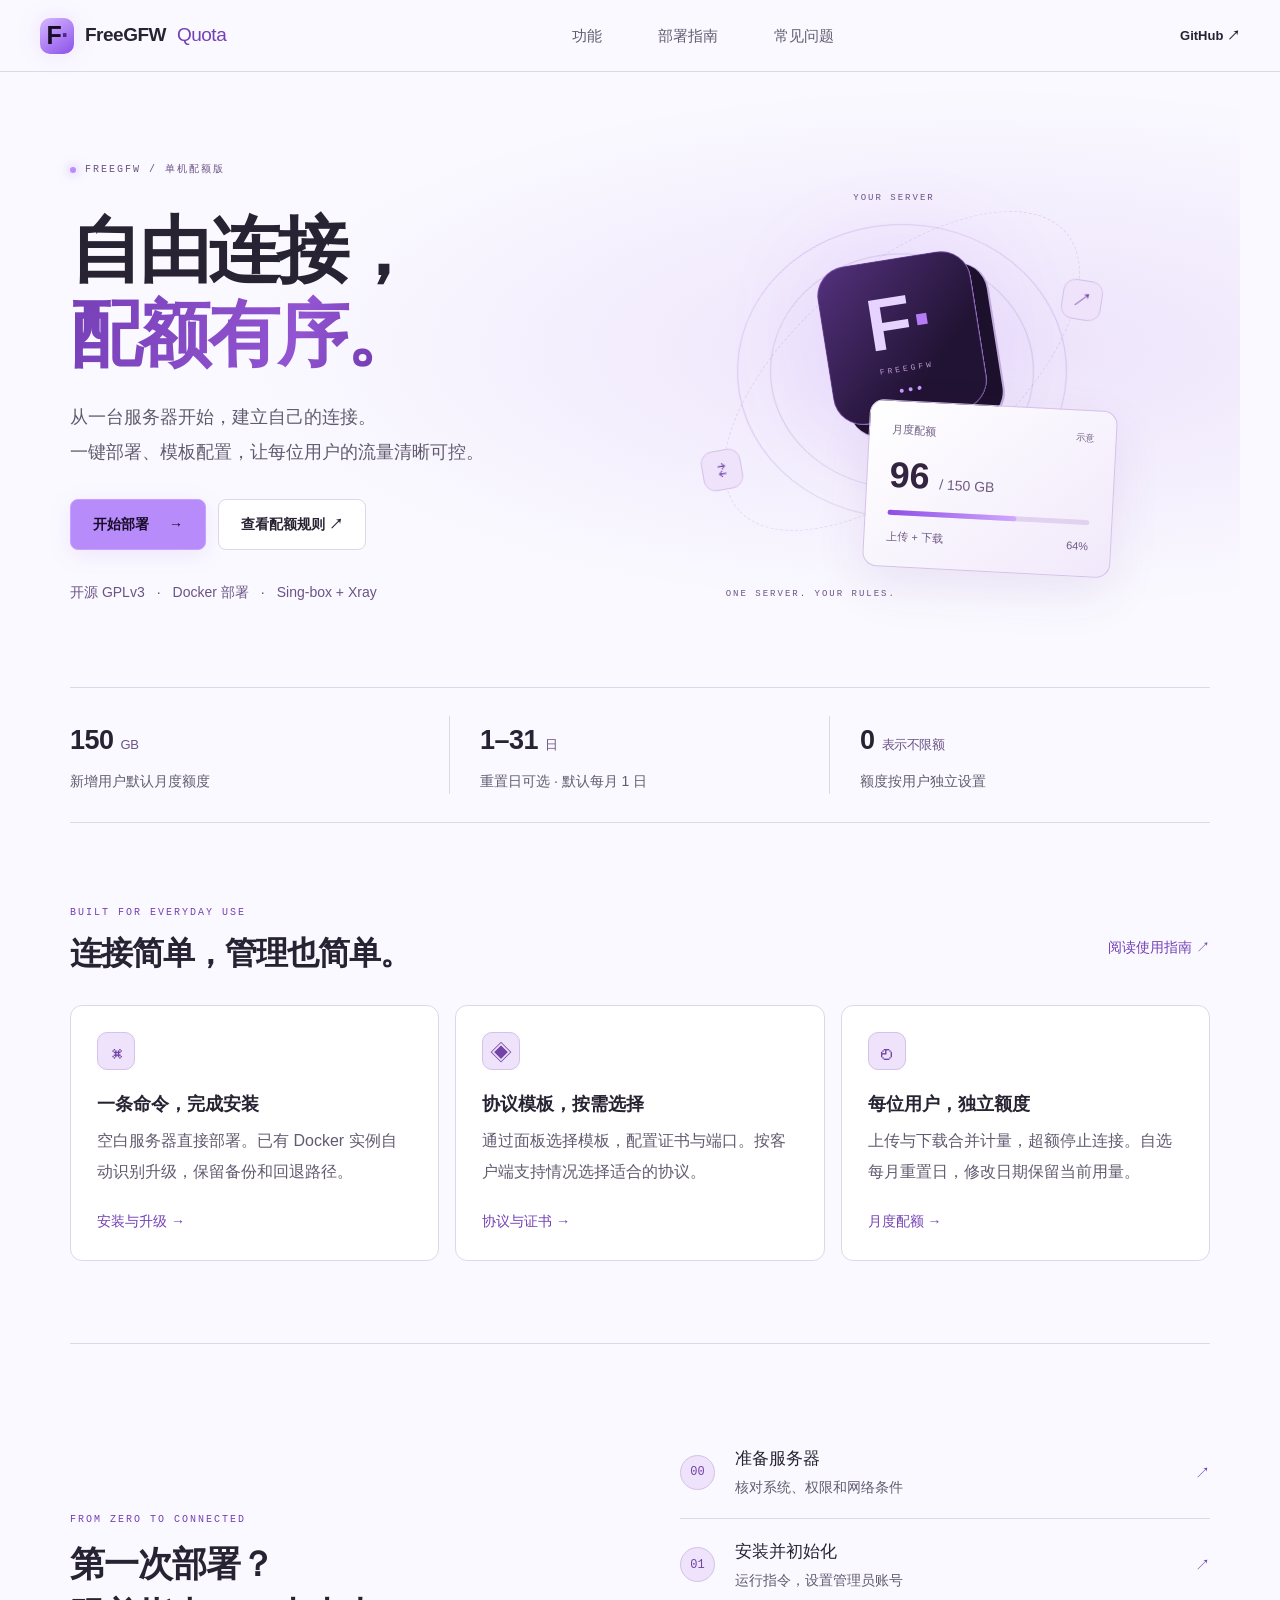
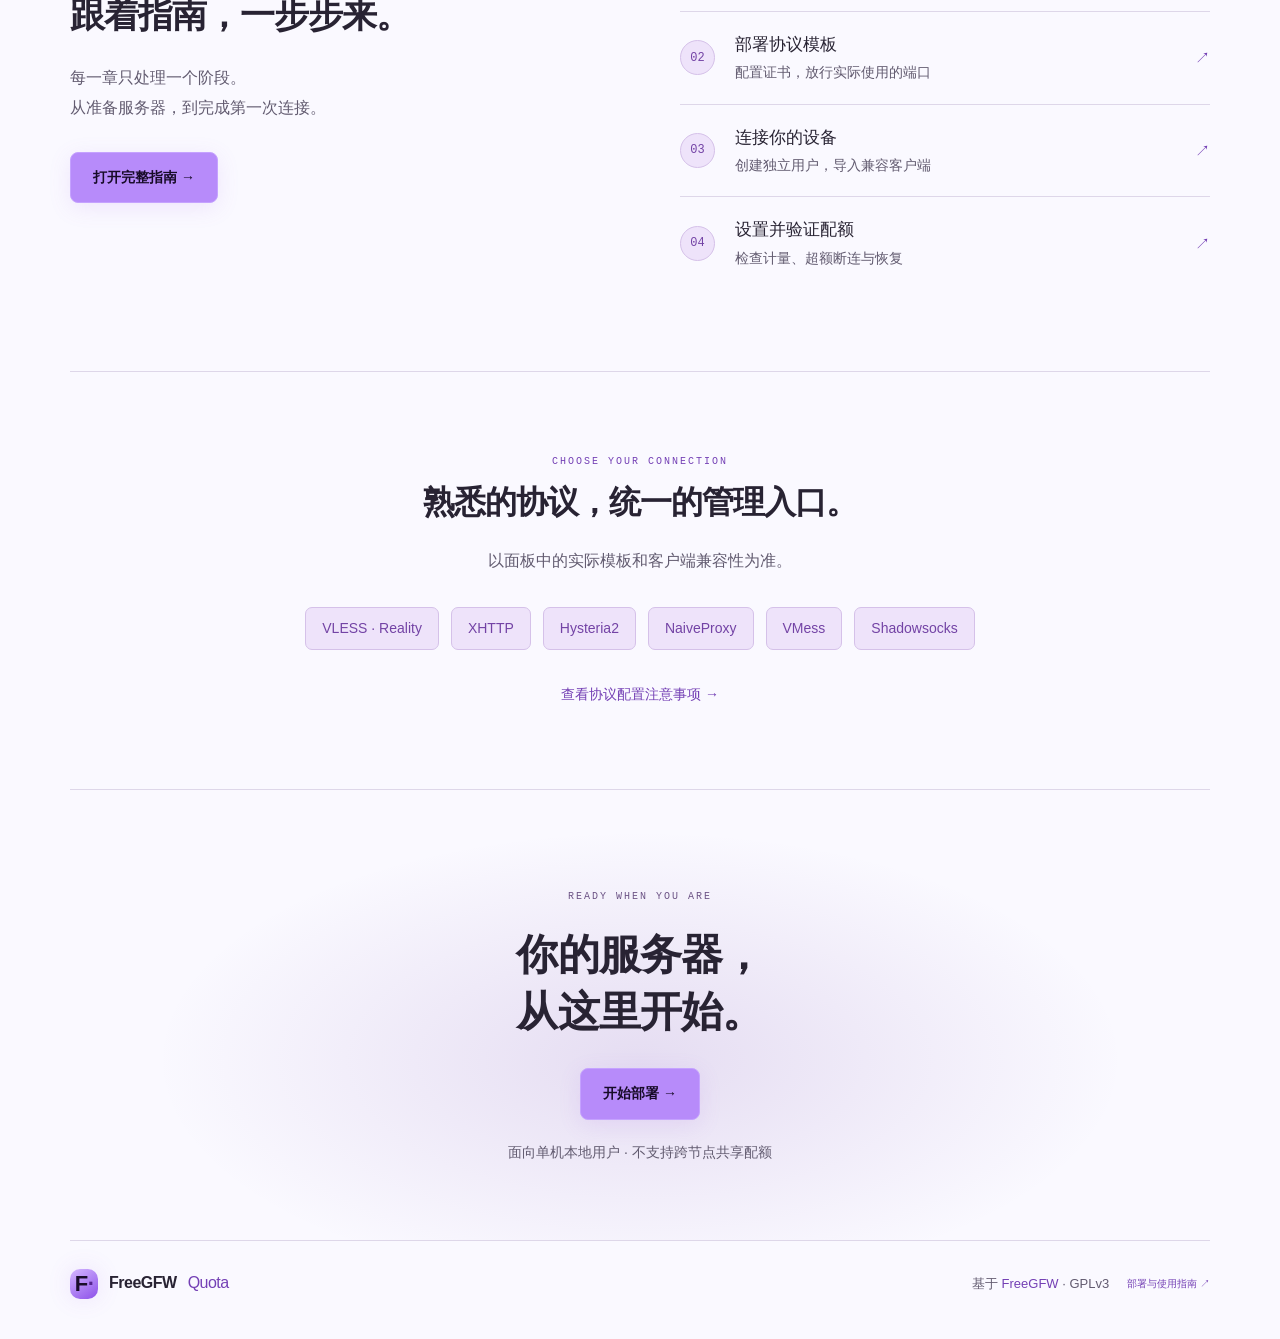
<file: docs/index.html>
<!doctype html>
<html lang="zh-CN" data-theme="light"><head><meta charset="utf-8"><meta name="viewport" content="width=device-width,initial-scale=1"><meta name="description" content="FreeGFW Quota 单机配额版：从一键安装到客户端连接，逐步完成部署与月度流量管理。"><meta name="theme-color" content="#faf9ff"><title>FreeGFW Quota · 自由连接，配额有序</title><link rel="icon" href="icon.svg"><link rel="stylesheet" href="style.css"><script src="home.js" defer></script></head>
<body class="landing"><a class="skip" href="#main">跳转到正文</a><header class="topbar"><a class="brand" href="index.html"><span class="brandmark">F<span>·</span></span>FreeGFW <b>Quota</b></a><nav class="home-nav" aria-label="主导航"><a href="#features">功能</a><a href="guide.html">部署指南</a><a href="guide.html#faq">常见问题</a></nav><a class="github-link" href="https://github.com/GYJ-gif/freegfw-quota">GitHub ↗</a></header>
<main id="main" class="home-main"><section class="cover"><div class="cover-grid" aria-hidden="true"></div><div class="cover-copy"><div class="release"><span></span> FREEGFW / 单机配额版</div><h1>自由连接，<br><em>配额有序。</em></h1><p>从一台服务器开始，建立自己的连接。<br>一键部署、模板配置，让每位用户的流量清晰可控。</p><div class="hero-actions"><a class="button primary" href="guide.html">开始部署 <span>→</span></a><a class="button secondary" href="guide.html#quota">查看配额规则 ↗</a></div><div class="cover-meta"><span>开源 GPLv3</span><i>·</i><span>Docker 部署</span><i>·</i><span>Sing-box + Xray</span></div></div>
<div class="cover-art" aria-label="单机用户配额示意，非实时数据"><div class="orbit orbit-one"></div><div class="orbit orbit-two"></div><div class="orbit-label label-top">YOUR SERVER</div><div class="server-cube"><span>F<span>·</span></span><small>FREEGFW</small><div class="server-lights"><i></i><i></i><i></i></div></div><div class="mini-card"><div class="mini-top"><span>月度配额</span><small>示意</small></div><div class="mini-value">96 <span>/ 150 GB</span></div><div class="mini-meter"><i></i></div><div class="mini-bottom"><span>上传 + 下载</span><span>64%</span></div></div><div class="node node-a">↗</div><div class="node node-b">⇄</div><div class="orbit-label label-bottom">ONE SERVER. YOUR RULES.</div></div></section>
<div class="home-stats"><div><b>150 <small>GB</small></b><span>新增用户默认月度额度</span></div><div><b>1–31 <small>日</small></b><span>重置日可选 · 默认每月 1 日</span></div><div><b>0 <small>表示不限额</small></b><span>额度按用户独立设置</span></div></div>
<section id="features" class="home-section"><div class="section-kicker">BUILT FOR EVERYDAY USE</div><div class="section-title"><h2>连接简单，管理也简单。</h2><a href="guide.html#clients">阅读使用指南 ↗</a></div><div class="feature-grid"><a href="guide.html#install"><span class="feature-icon">⌘</span><h3>一条命令，完成安装</h3><p>空白服务器直接部署。已有 Docker 实例自动识别升级，保留备份和回退路径。</p><span class="card-link">安装与升级 →</span></a><a href="guide.html#protocols"><span class="feature-icon">◈</span><h3>协议模板，按需选择</h3><p>通过面板选择模板，配置证书与端口。按客户端支持情况选择适合的协议。</p><span class="card-link">协议与证书 →</span></a><a href="guide.html#quota"><span class="feature-icon">◴</span><h3>每位用户，独立额度</h3><p>上传与下载合并计量，超额停止连接。自选每月重置日，修改日期保留当前用量。</p><span class="card-link">月度配额 →</span></a></div></section>
<section class="home-section journey"><div><div class="section-kicker">FROM ZERO TO CONNECTED</div><h2>第一次部署？<br>跟着指南，一步步来。</h2><p>每一章只处理一个阶段。<br>从准备服务器，到完成第一次连接。</p><a class="button primary" href="guide.html">打开完整指南 →</a></div><ol class="journey-list"><li><a href="guide.html"><span>00</span><div><b>准备服务器</b><small>核对系统、权限和网络条件</small></div><i>↗</i></a></li><li><a href="guide.html#install"><span>01</span><div><b>安装并初始化</b><small>运行指令，设置管理员账号</small></div><i>↗</i></a></li><li><a href="guide.html#protocols"><span>02</span><div><b>部署协议模板</b><small>配置证书，放行实际使用的端口</small></div><i>↗</i></a></li><li><a href="guide.html#clients"><span>03</span><div><b>连接你的设备</b><small>创建独立用户，导入兼容客户端</small></div><i>↗</i></a></li><li><a href="guide.html#quota"><span>04</span><div><b>设置并验证配额</b><small>检查计量、超额断连与恢复</small></div><i>↗</i></a></li></ol></section>
<section class="home-section protocol-band"><div class="section-kicker">CHOOSE YOUR CONNECTION</div><h2>熟悉的协议，统一的管理入口。</h2><p>以面板中的实际模板和客户端兼容性为准。</p><div class="protocol-chips"><span>VLESS · Reality</span><span>XHTTP</span><span>Hysteria2</span><span>NaiveProxy</span><span>VMess</span><span>Shadowsocks</span></div><a href="guide.html#protocols">查看协议配置注意事项 →</a></section>
<section class="final-cta"><span class="release">READY WHEN YOU ARE</span><h2>你的服务器，<br>从这里开始。</h2><a class="button primary" href="guide.html">开始部署 →</a><p>面向单机本地用户 · 不支持跨节点共享配额</p></section><footer><a class="brand" href="index.html"><span class="brandmark small">F<span>·</span></span>FreeGFW <b>Quota</b></a><p>基于 <a href="https://github.com/haradakashiwa/freegfw">FreeGFW</a> · GPLv3</p><a href="guide.html">部署与使用指南 ↗</a></footer></main></body></html>
</file>
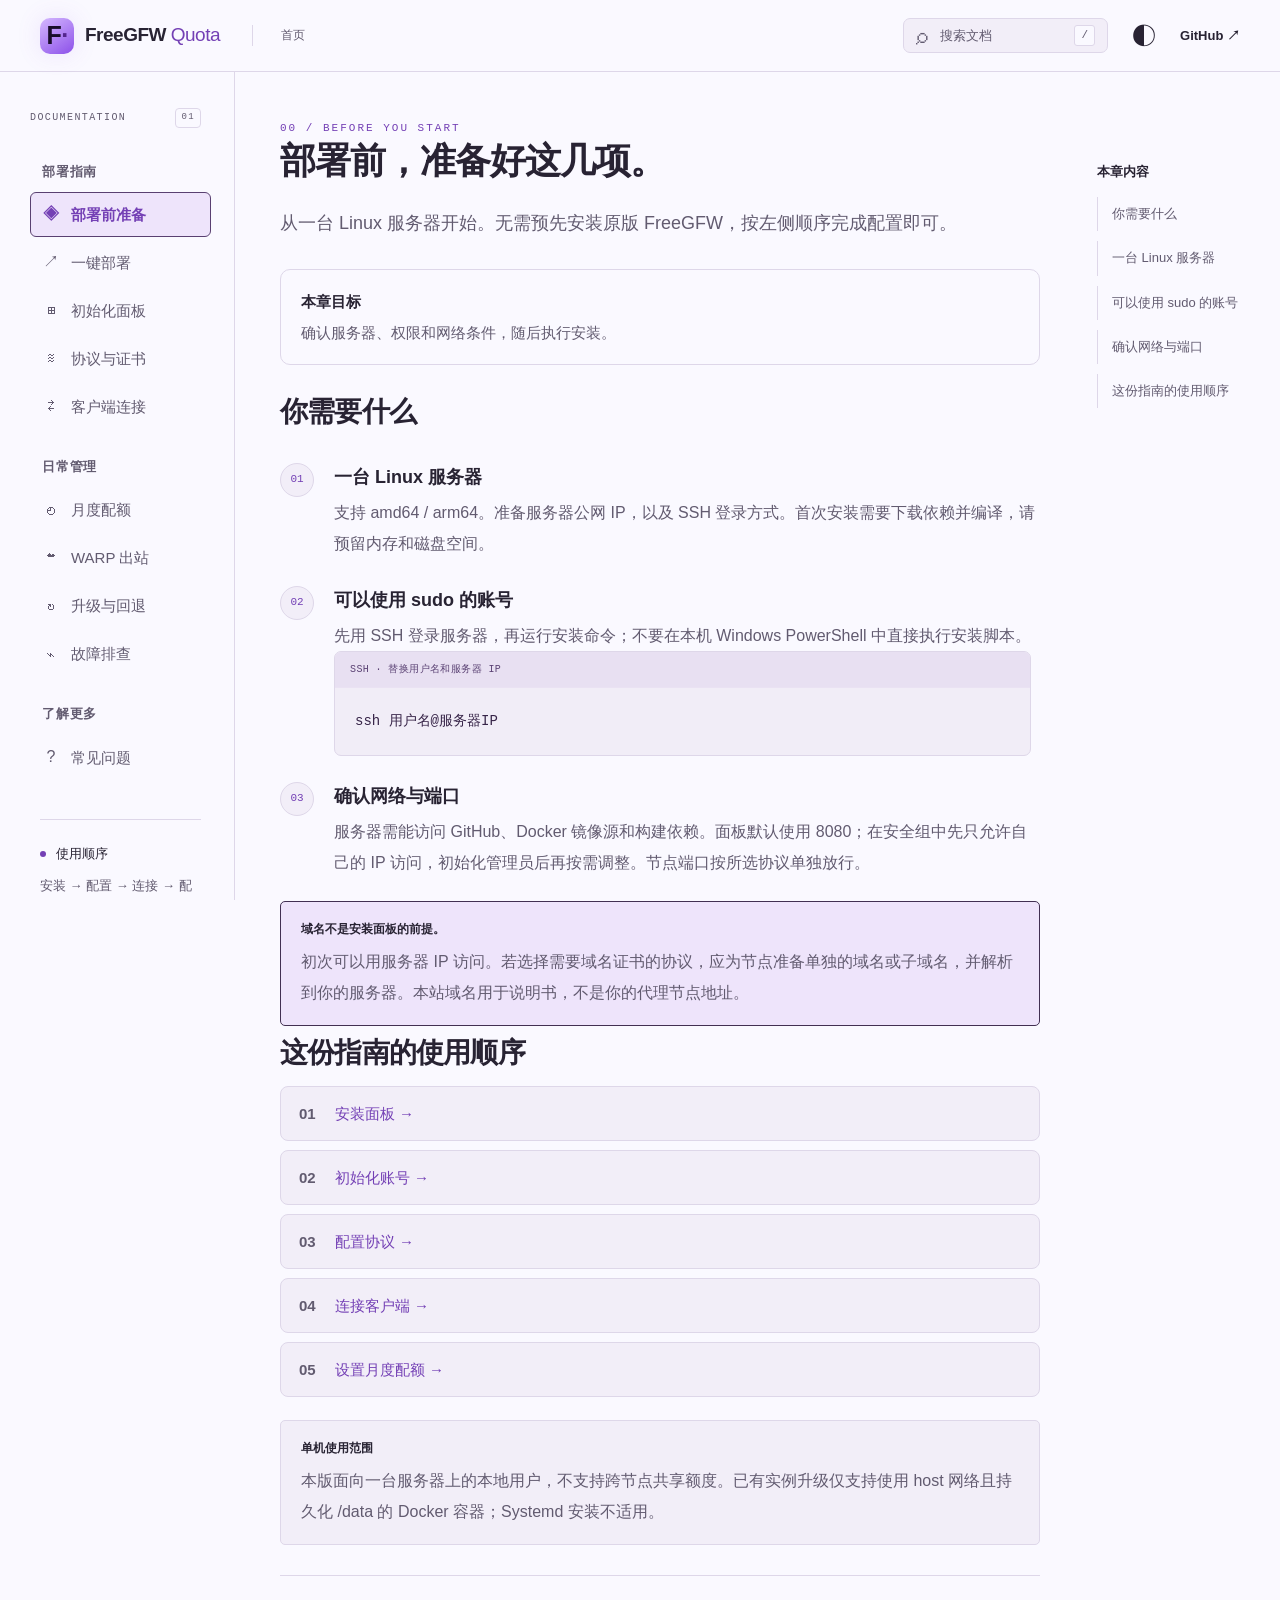
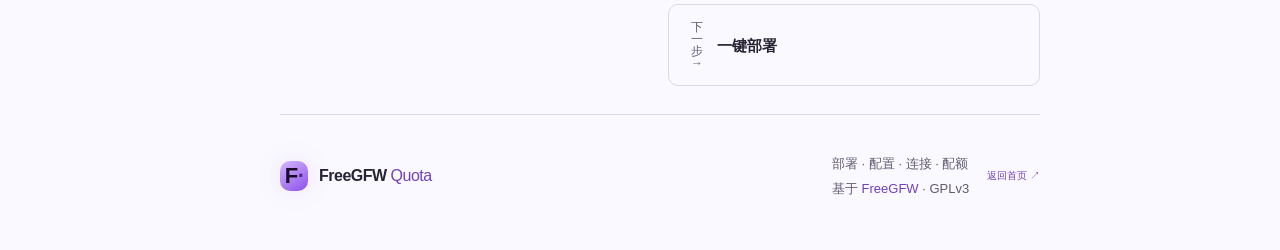
<file: docs/guide.html>
<!doctype html>
<html lang="zh-CN" data-theme="light">
<head>
  <meta charset="utf-8">
  <meta name="viewport" content="width=device-width,initial-scale=1">
  <meta name="description" content="FreeGFW 单机配额版中文使用指南：一键部署、月度流量配额、用户管理、备份回退与故障排查。">
  <meta name="theme-color" content="#faf9ff">
  <title>FreeGFW Quota · 单机配额版使用指南</title>
  <link rel="icon" href="icon.svg" type="image/svg+xml">
  <link rel="stylesheet" href="style.css">
  <script src="app.js" defer></script>
</head>
<body class="guide-page">
<a class="skip" href="#main">跳转到正文</a>
<header class="topbar">
  <a class="brand" href="index.html" aria-label="FreeGFW Quota 首页"><span class="brandmark">F<span>·</span></span><span>FreeGFW <b>Quota</b></span></a>
  <a class="header-label" href="index.html">首页</a>
  <div class="header-actions"><button id="search-open" class="search-button" type="button"><span>⌕</span> 搜索文档 <kbd>/</kbd></button><button id="theme-toggle" class="icon-button" type="button" aria-label="切换为深色模式">◐</button><a class="github-link" href="https://github.com/GYJ-gif/freegfw-quota">GitHub ↗</a><button id="menu-toggle" class="icon-button mobile-only" type="button" aria-label="打开目录" aria-expanded="false" aria-controls="sidebar">☰</button></div>
</header>
<div class="layout">
<aside id="sidebar" class="sidebar" aria-label="文档目录">
  <div class="sidebar-heading">DOCUMENTATION <span>01</span></div>
  <nav>
    <p>部署指南</p><a href="#overview" class="active"><span>◈</span> 部署前准备</a><a href="#install"><span>↗</span> 一键部署</a><a href="#setup"><span>⊞</span> 初始化面板</a>
    <a href="#protocols"><span>≋</span> 协议与证书</a><a href="#clients"><span>⇄</span> 客户端连接</a><p>日常管理</p><a href="#quota"><span>◴</span> 月度配额</a><a href="#warp"><span>☁</span> WARP 出站</a><a href="#upgrade"><span>↻</span> 升级与回退</a><a href="#troubleshooting"><span>⌁</span> 故障排查</a>
    <p>了解更多</p><a href="#faq"><span>?</span> 常见问题</a>
  </nav>
  <div class="sidebar-note"><span class="status-dot"></span> 使用顺序<p>安装 → 配置 → 连接 → 配额<br>首次使用先用测试用户验证</p></div>
</aside>
<main id="main">
  <section id="overview" class="doc-section" data-title="部署前准备">
<div class="section-kicker">00 / BEFORE YOU START</div><h1>部署前，准备好这几项。</h1><p class="section-lead">从一台 Linux 服务器开始。无需预先安装原版 FreeGFW，按左侧顺序完成配置即可。</p>
<div class="chapter-goal">本章目标 <span>确认服务器、权限和网络条件，随后执行安装。</span></div>
<h2>你需要什么</h2><ol class="steps"><li><span>01</span><div><h3>一台 Linux 服务器</h3><p>支持 amd64 / arm64。准备服务器公网 IP，以及 SSH 登录方式。首次安装需要下载依赖并编译，请预留内存和磁盘空间。</p></div></li><li><span>02</span><div><h3>可以使用 sudo 的账号</h3><p>先用 SSH 登录服务器，再运行安装命令；不要在本机 Windows PowerShell 中直接执行安装脚本。</p><div class="codebox"><div class="codebar"><span>SSH · 替换用户名和服务器 IP</span></div><pre><code>ssh 用户名@服务器IP</code></pre></div></div></li><li><span>03</span><div><h3>确认网络与端口</h3><p>服务器需能访问 GitHub、Docker 镜像源和构建依赖。面板默认使用 8080；在安全组中先只允许自己的 IP 访问，初始化管理员后再按需调整。节点端口按所选协议单独放行。</p></div></li></ol>
<div class="callout"><strong>域名不是安装面板的前提。</strong><p>初次可以用服务器 IP 访问。若选择需要域名证书的协议，应为节点准备单独的域名或子域名，并解析到你的服务器。本站域名用于说明书，不是你的代理节点地址。</p></div>
<h2>这份指南的使用顺序</h2><div class="route-cards"><a href="#install"><b>01</b> 安装面板 →</a><a href="#setup"><b>02</b> 初始化账号 →</a><a href="#protocols"><b>03</b> 配置协议 →</a><a href="#clients"><b>04</b> 连接客户端 →</a><a href="#quota"><b>05</b> 设置月度配额 →</a></div>
<div class="callout subtle"><strong>单机使用范围</strong><p>本版面向一台服务器上的本地用户，不支持跨节点共享额度。已有实例升级仅支持使用 host 网络且持久化 /data 的 Docker 容器；Systemd 安装不适用。</p></div></section>
  <section id="install" class="doc-section" data-title="一键部署">
    <div class="section-kicker">01 / GET STARTED</div><h2>一条指令，从这里开始。</h2><p class="section-lead">无需先安装原版。脚本会识别现有容器，自动选择全新安装或升级。</p>
    <div class="requirements"><span><i>✓</i> Linux 服务器</span><span><i>✓</i> sudo / root 权限</span><span><i>✓</i> amd64 / arm64</span><span><i>✓</i> 可访问 GitHub 与镜像源</span></div>
    <div class="install-panel">
      <div class="tabbar" role="tablist" aria-label="安装方式"><button type="button" role="tab" aria-selected="true" aria-controls="install-content" id="tab-fresh" data-mode="fresh">全新安装</button><button type="button" role="tab" aria-selected="false" aria-controls="install-content" id="tab-upgrade" data-mode="upgrade" tabindex="-1">已有实例升级</button></div>
      <div id="install-content" role="tabpanel" aria-labelledby="tab-fresh"><p id="install-description">空白服务器直接安装配额版；没有 Docker 时，自动使用 Docker 官方脚本安装。</p>
      <div class="port-row"><label for="panel-port">面板端口</label><input id="panel-port" type="number" min="1" max="65535" value="8080" inputmode="numeric" aria-describedby="port-note"><span id="port-note">默认 8080，可按需更改</span></div><p id="port-error" class="error" role="alert" hidden>请输入 1–65535 之间的整数端口。</p>
      <div class="codebox"><div class="codebar"><span><i></i> TERMINAL · SUDO</span><button type="button" data-copy="install-command">复制命令</button></div><pre><code id="install-command">curl -fSL https://raw.githubusercontent.com/GYJ-gif/freegfw-quota/main/install-quota.sh -o install-quota.sh &amp;&amp; sudo bash install-quota.sh</code></pre></div>
      <p class="version-note">在 Linux 服务器执行，sudo 会按需要求输入密码；root 用户也可去掉 sudo。已有实例升级时，请使用原面板端口。</p></div>
    </div>
    <div class="two-columns"><div><h3>运行前准备</h3><p>准备 <code>curl</code>、<code>tar</code>、<code>sha256sum</code>、<code>base64</code>、<code>mktemp</code> 和 <code>flock</code>。全新安装还需 <code>ss</code>，通常由 iproute2 / iproute 提供。</p><p>首次会在服务器本地构建镜像，请预留内存和磁盘空间，等待依赖下载与编译完成。</p></div><div><h3>脚本会做什么</h3><p>新装会创建持久化数据卷。升级会先构建镜像，再短暂停机、备份数据并切换容器，原容器与原数据卷保留。</p><p>脚本不会修改 SSH 或防火墙。请自行在云安全组和服务器防火墙放行面板端口，以及实际使用的节点端口。</p></div></div>
    <details><summary>想先检查脚本，再决定运行？</summary><p>先用上方命令中 <code>&amp;&amp;</code> 之前的部分下载脚本，然后执行：</p><div class="codebox compact"><div class="codebar"><span>只检查，不部署</span><button type="button" data-copy="verify-command">复制</button></div><pre><code id="verify-command">bash install-quota.sh --help
bash install-quota.sh --verify-bundle</code></pre></div><p><code>--verify-bundle</code> 只解码并校验内嵌源码，不部署服务。</p></details>
  </section>

<section id="setup" class="doc-section" data-title="初始化面板"><div class="section-kicker">02 / INITIAL SETUP</div><h2>打开面板，先设置管理员。</h2><p class="section-lead">看到安装成功提示后，完成账号初始化，再进入节点配置。</p><ol class="steps"><li><span>01</span><div><h3>访问服务器面板</h3><p>浏览器打开 <code id="panel-address">http://服务器IP:8080</code>，将服务器 IP 替换为真实公网 IP。使用自定义端口时，以安装时填写的端口为准。</p></div></li><li><span>02</span><div><h3>保存管理员账号与密码</h3><p>在“系统设置 → 基本设置”填写用户名和密码并保存。首次初始化前面板没有登录保护，请立即完成这一步。</p></div></li><li><span>03</span><div><h3>确认登录后继续</h3><p>刷新页面，确认需要账号密码才能进入。已有实例升级继续使用原账号，无需重新初始化。</p></div></li></ol><div class="callout"><strong>还不能连接？这是正常的。</strong><p>此时仅完成面板安装，下一步还需要部署协议模板、创建用户并导入客户端。</p></div></section>
  <section id="protocols" class="doc-section" data-title="协议模板与证书">
    <div class="section-kicker">03 / PROTOCOLS</div><h2>选择协议，配置证书和端口。</h2><p class="section-lead">面板基于 Sing-box 与 Xray，提供协议模板。先确认客户端支持所选协议，再完成部署。</p>
    <div class="table-wrap"><table><thead><tr><th>模板</th><th>配置时关注什么</th></tr></thead><tbody>
    <tr><th>VLESS + TCP + Reality + Vision</th><td>按模板核对 Reality 参数，客户端需支持 Reality / Vision；启用后验证计量和超额断连。</td></tr>
    <tr><th>VLESS + XHTTP + Reality</th><td>客户端需同时支持 XHTTP 与 Reality，导入后核对传输配置。</td></tr>
    <tr><th>VLESS + TCP + XTLS</th><td>准备模板要求的 TLS 证书，核对服务器名称与客户端兼容性。</td></tr>
    <tr><th>Hysteria2</th><td>核对证书，并在安全组与防火墙放行节点使用的 UDP 端口。</td></tr>
    <tr><th>NaiveProxy</th><td>核对 TLS 证书，使用支持 NaiveProxy 的客户端导入配置。</td></tr>
    <tr><th>VMess + AEAD + TCP + TLS<br>VMess + AEAD + WS + TLS</th><td>配置 TLS 证书；使用 WebSocket 时同时核对路径等传输参数。</td></tr>
    <tr><th>VMess + AEAD + TCP</th><td>不含 TLS 层，不能将它视作与 TLS 模板具有相同保护；按实际用途选择。</td></tr>
    <tr><th>Shadowsocks (AES-256-GCM)</th><td>客户端需支持对应加密方式，保持服务器与客户端参数一致。</td></tr>
    </tbody></table></div>
    <h3>证书怎么配置</h3><ol class="instruction-list"><li>在首次部署引导或面板的“配置 SSL”入口打开证书设置。</li><li>按页面填写申请信息；若使用域名，先确认解析正确且服务器能够完成证书验证。</li><li>等待申请完成和服务重启。面板启用证书后，改用 HTTPS 地址访问。</li><li>使用 TLS 协议前确认已具备有效证书；面板端口与节点端口分别放行。</li></ol>
    <p>如需自行调整参数，可通过自定义配置入口编辑模板；不熟悉配置时，先用内置模板完成一次连接。实际可选模板以面板显示为准。</p>
  </section>
  <section id="clients" class="doc-section" data-title="用户管理与客户端连接">
    <div class="section-kicker">04 / CLIENTS</div><h2>添加用户，把连接导入设备。</h2>
    <ol class="steps"><li><span>01</span><div><h3>为使用者创建独立用户</h3><p>打开“本地用户管理 → 添加用户”，填写方便识别的用户名。建议每位使用者单独创建用户，避免共用身份导致用量混在一起。</p></div></li><li><span>02</span><div><h3>设置限速与月度额度</h3><p>按需设置限速（Mbps）与月度配额（GB）。限速的 0 表示不限速，配额的 0 表示不限额，两者分别控制速度与总用量。</p></div></li><li><span>03</span><div><h3>打开“连接码”并导入</h3><p>在用户操作中打开“连接码”，用兼容客户端扫描二维码，或复制连接 / 订阅链接导入。手机、电脑和平板都需要使用支持所选协议的客户端。</p></div></li><li><span>04</span><div><h3>选择节点并测试</h3><p>在客户端选中导入的节点并连接，检查网页访问、上传和下载，再回到面板查看用量。节点参数改变后，按客户端方式更新订阅或重新导入。</p></div></li></ol>
    <div class="callout"><strong>连接码与订阅链接就是用户的连接凭据。</strong><p>只分享给对应使用者，不要公开发布。删除用户前确认已不再需要其访问权限。</p></div>
  </section>
  <section id="warp" class="doc-section" data-title="Cloudflare WARP 出站">
    <div class="section-kicker">06 / OUTBOUND</div><h2>按需启用 WARP 出站。</h2><p class="section-lead">WARP 是服务器的可选出站隧道，不替代用户连接服务器所用的协议。</p>
    <ol class="instruction-list"><li>进入“系统设置 → 基本设置”。</li><li>勾选“启用 Cloudflare WARP 出站隧道”，点击“保存”。</li><li>等待配置重载，重新连接客户端并检查网络是否可用。</li><li>如果开启后无法访问，取消勾选并保存，恢复原出站后再检查服务器网络。</li></ol>
    <p>启用后，经过 WARP 的流量使用其出口。是否能访问某个网站或服务取决于出口与目标服务策略，不保证解除地区或账号限制。</p>
  </section>

  <section id="quota" class="doc-section" data-title="月度配额">
    <div class="section-kicker">05 / QUOTA RULES</div><h2>每一份流量，都有清楚的规则。</h2><p class="section-lead">按用户独立设置，上传与下载相加。累计历史流量和当期配额用量是不同指标。</p>
    <div class="table-wrap"><table><thead><tr><th scope="col">规则</th><th scope="col">具体行为</th></tr></thead><tbody><tr><th scope="row">默认额度</th><td>新增用户默认 150 GB / 月，可在用户行修改；0 表示不限额。</td></tr><tr><th scope="row">旧用户迁移</th><td>首次升级时，未设置过配额的旧用户默认不限额；已有额度和当期用量保留。</td></tr><tr><th scope="row">计量方式</th><td>上传 + 下载；1 GB = 1,000,000,000 字节。</td></tr><tr><th scope="row">重置时间</th><td>默认每月 1 日北京时间 00:00；可选 1–31 日，没有该日期的月份按月末执行。</td></tr><tr><th scope="row">达到额度</th><td>断开连接并拒绝新连接；下个周期自动恢复，也可提高额度后恢复。</td></tr><tr><th scope="row">数据保存</th><td>正常退出保存用量；强杀或断电可能丢失最后约一秒用量，并发数据可能造成少量超额。</td></tr></tbody></table></div>
    <div class="callout"><strong>设置重置日</strong><p>进入“系统设置 → 基本设置 → 月度配额重置日”，选择 1–31 日并保存。所有本地用户使用同一重置日。修改日期保留当前用量，下次按新日期重置；旧版升级默认设为 1 日，保留原周期内用量。</p></div>
    <h3>正式使用前，验证一次完整流程</h3><ol class="instruction-list"><li>创建独立测试用户，设置较小额度，然后用该用户上传和下载，检查当期用量是否增长。</li><li>达到额度后，确认现有连接中断且无法建立新连接。</li><li>提高额度，再次连接，确认可以恢复；最后设置正式额度。</li></ol><div class="callout subtle"><strong>Vision 计量的取舍</strong><p>配额版关闭可能绕过计量的原始套接字快速复制路径，这可能增加 CPU 使用。真实 Reality + Vision 场景的端到端测试仍待完成，请以本机验收结果为准。</p></div>
  </section>

  <section id="upgrade" class="doc-section" data-title="升级与回退">
    <div class="section-kicker">07 / DATA & RECOVERY</div><h2>升级有备份，回退有路径。</h2><p class="section-lead">适用于已有 Docker 实例。升级前先确认旧服务正常，并保留脚本输出的备份路径。</p>
    <div class="flow" aria-label="升级流程"><div><b>01</b><strong>构建新版</strong><span>旧服务继续运行</span></div><span class="flow-arrow">→</span><div><b>02</b><strong>停机并备份</strong><span>复制 /data</span></div><span class="flow-arrow">→</span><div><b>03</b><strong>新数据卷启动</strong><span>保留原容器与数据</span></div></div>
    <h3>升级条件</h3><p>现有容器需命名为 <code>freegfw</code>，处于运行状态，使用 <code>host</code> 网络，并有 <code>/data</code> 持久化挂载。旧面板需完成账号设置并返回登录认证要求。</p>
    <h3>恢复到升级前</h3><p>备份位于 <code>/opt/freegfw-quota/backups/</code>。升级成功后会输出具体的 <code>rollback.sh</code> 路径；使用该完整路径执行，不要直接复制占位符。</p><div class="codebox compact"><div class="codebar"><span>示例 · 请替换为实际备份目录</span></div><pre><code>sudo bash /opt/freegfw-quota/backups/实际备份目录/rollback.sh</code></pre></div>
    <p>升级失败时脚本会尝试自动恢复旧容器。回退恢复的是升级前的数据，升级后新增用户、配置变动与流量统计不会自动合并回旧版。</p><div class="callout"><strong>后续更新请使用配额版脚本。</strong><p>不要使用原版 FreeGFW 安装脚本更新这个修改版。全新安装失败时保留容器和数据卷供排查，不适用“恢复旧版”流程。</p></div>
  </section>

  <section id="troubleshooting" class="doc-section" data-title="故障排查">
    <div class="section-kicker">08 / TROUBLESHOOTING</div><h2>遇到问题，先从这里查。</h2><p class="section-lead">先确定是构建、面板访问还是节点连接的问题，再做对应处理。</p>
    <details><summary>面板打不开</summary><p>确认安装输出成功、容器正在运行，访问端口与设置一致。检查云安全组及本机防火墙；服务器本地能访问，不代表公网已放行。新装默认使用 HTTP。</p><div class="codebox compact"><div class="codebar"><span>只读检查</span><button type="button" data-copy="diagnose-command">复制</button></div><pre><code id="diagnose-command">sudo docker ps -a --filter name=freegfw
sudo docker logs --tail 100 freegfw</code></pre></div><p>日志可能包含服务器信息，公开提交问题前请隐藏密码、订阅链接与私钥。</p></details>
    <details><summary>提示面板端口已占用</summary><p>回到上方“一键部署”，选择未被使用的端口后重新复制命令；同时调整安全组和访问地址。不要为了释放端口直接删除不明服务。</p></details>
    <details><summary>提示 Docker 不可用或缺少工具</summary><p>已安装的 Docker 不会被重装，请先确认其服务已启动。缺少其他工具时，根据报错使用对应 Linux 发行版的包管理器安装；<code>ss</code> 通常包含在 iproute2 / iproute 中。</p></details>
    <details><summary>镜像构建很慢或失败</summary><p>首次会下载 Go 依赖和基础镜像，耗时取决于服务器网络与资源。检查输出中的下载错误、磁盘空间或内存不足。旧实例的升级在构建成功前不会停机。</p></details>
    <details><summary>重复运行提示旧面板未返回 401</summary><p>如果是刚安装的空白面板，请先在页面设置管理员账号和密码。已初始化时，核对面板端口；自定义端口需通过 <code>FREEGFW_PANEL_PORT</code> 传入。</p></details>
    <details><summary>连接正常，但流量统计或断连不符合预期</summary><p>确认运行的是配额版，并查看当期配额用量，而不是累计上传 / 下载。使用独立用户重新测试上传、下载和超额恢复。计量修复不会补算此前漏记的用量；真实 Reality + Vision 组合仍需实机验证。</p></details>
  </section>

  <section id="faq" class="doc-section" data-title="常见问题">
    <div class="section-kicker">09 / FAQ</div><h2>你可能还想知道。</h2>
    <details><summary>必须先安装原版 FreeGFW 吗？</summary><p>不需要。上方命令可直接安装配额版；检测到已有 freegfw 容器时自动进入升级流程。</p></details>
    <details><summary>需要购买域名吗？</summary><p>面板可先通过服务器 IP 和端口访问。节点是否需要域名取决于协议和证书配置：使用域名申请证书时，先把域名解析到服务器；Reality 与普通 TLS 的配置要求不同，请按所选模板填写。</p></details>
    <details><summary>能在 Windows 上直接运行安装命令吗？</summary><p>不能直接在 Windows PowerShell 里运行。请通过 SSH 登录 Linux 服务器，再执行本页的 sudo 命令。</p></details>
    <details><summary>支持多台服务器共享一个人的配额吗？</summary><p>不支持。本版只管理单机本地用户，不能将上游的节点互联能力视作本版的跨节点配额能力。</p></details>
  </section>

  <nav id="chapter-pagination" class="chapter-pagination" aria-label="章节切换"></nav><footer><a class="brand" href="#overview"><span class="brandmark small">F<span>·</span></span><span>FreeGFW <b>Quota</b></span></a><p>部署 · 配置 · 连接 · 配额<br>基于 <a href="https://github.com/haradakashiwa/freegfw">FreeGFW</a> · GPLv3</p><a href="index.html">返回首页 ↗</a></footer>
</main>
<aside class="on-this-page"><span>阅读路线</span><a href="#install">安装与准备</a><a href="#setup">完成首次连接</a><a href="#quota">理解计量规则</a><a href="#upgrade">保留恢复路径</a><div class="reading-note">第一次部署？<p>先安装，再用小额度测试用户验证计量与断连。</p></div></aside>
</div>
<dialog id="search-dialog" aria-labelledby="search-title"><div class="search-dialog-top"><label id="search-title" for="search-input">搜索文档</label><button id="search-close" type="button" aria-label="关闭搜索">✕</button></div><input id="search-input" type="search" placeholder="输入关键词，如：端口、回退、配额" autocomplete="off"><div id="search-results" aria-live="polite"></div><p class="search-hint">在全部章节中查找 · Esc 关闭</p></dialog>
<div id="toast" class="toast" role="status" aria-live="polite"></div>
</body>
</html>
</file>
<file: docs/style.css>
:root{color-scheme:light;--bg:#fff;--surface:#f7f9f9;--text:#172e30;--muted:#677778;--line:#e5ebea;--green:#087c63;--green-soft:#e9f5ef;--header:rgba(255,255,255,.96);--code:#152c2d;--shadow:0 22px 70px #20473a12}
*{box-sizing:border-box}html{scroll-behavior:smooth;scroll-padding-top:100px}body{margin:0;background:var(--bg);color:var(--text);font:15px/1.8 -apple-system,BlinkMacSystemFont,"Segoe UI","Microsoft YaHei",sans-serif}a{color:var(--green);text-decoration:none}button,input{font:inherit}button,a,input,summary{-webkit-tap-highlight-color:transparent}button{cursor:pointer}button:focus-visible,a:focus-visible,input:focus-visible,summary:focus-visible{outline:3px solid #3cab91;outline-offset:4px}button{color:inherit}p{margin:0 0 16px}h1,h2,h3{line-height:1.35}h2{font-size:30px;letter-spacing:-.8px;margin:8px 0 14px}h3{font-size:17px;margin:24px 0 10px}code{font-family:Consolas,"SFMono-Regular",monospace;font-size:.89em}p code,td code{background:var(--surface);padding:3px 5px;border-radius:4px;overflow-wrap:anywhere}.skip{position:fixed;left:16px;top:-100px;z-index:99;padding:8px;background:var(--bg)}.skip:focus{top:8px}.topbar{height:76px;position:sticky;top:0;z-index:20;display:flex;align-items:center;gap:35px;padding:0 36px;border-bottom:1px solid var(--line);background:var(--header);backdrop-filter:blur(14px)}.brand{display:flex;gap:11px;align-items:center;font-size:20px;font-weight:650;letter-spacing:-.5px;color:var(--text);white-space:nowrap}.brand b{font-weight:450;color:var(--green)}.brandmark{width:34px;height:36px;display:inline-flex;align-items:center;justify-content:center;border-radius:10px;background:var(--green);color:#fff;font-size:25px;font-weight:800;font-family:Arial,sans-serif;line-height:1}.brandmark span{color:#b4ef7b}.brandmark.small{width:28px;height:30px;font-size:22px}.header-label{font-size:12px;border-left:1px solid var(--line);padding-left:28px;color:var(--muted)}.header-actions{margin-left:auto;display:flex;align-items:center;gap:20px}.search-button{display:flex;align-items:center;gap:12px;width:205px;background:var(--surface);border:1px solid var(--line);border-radius:7px;padding:5px 12px;text-align:left;color:var(--muted);font-size:13px}.search-button span{font-size:23px;line-height:1}.search-button kbd{margin-left:auto;background:var(--bg);border:1px solid var(--line);padding:0 6px;border-radius:3px;font-size:11px}.icon-button{background:none;border:0;font-size:24px;width:32px;padding:0}.github-link{font-size:13px;color:var(--text);font-weight:600}.layout{display:grid;grid-template-columns:234px minmax(0,930px) 155px;max-width:1510px;margin:auto}.sidebar{position:sticky;top:76px;height:calc(100vh - 76px);padding:36px 23px 24px 30px;border-right:1px solid var(--line);overflow:auto;display:flex;flex-direction:column}.sidebar-heading{display:flex;justify-content:space-between;align-items:center;font:10px/1.5 Consolas,monospace;letter-spacing:1.4px;color:var(--muted);margin:0 10px 6px 0}.sidebar-heading span{font-size:9px;border:1px solid var(--line);padding:2px 5px;border-radius:4px}nav p{font-size:11px;font-weight:600;letter-spacing:.8px;color:var(--muted);margin:25px 0 8px 12px}nav a{display:flex;align-items:center;gap:12px;font-size:13px;color:var(--muted);padding:8px 12px;margin:3px 0;border-radius:6px;border:1px solid transparent}nav a span{font-size:16px;line-height:1;width:16px;text-align:center}nav a.active,nav a:hover{background:var(--green-soft);color:var(--green)}nav a.active{font-weight:650;border-color:#d9ebe3}.sidebar-note{font-size:11px;margin:36px 10px 0;padding-top:22px;border-top:1px solid var(--line)}.sidebar-note p{color:var(--muted);font-size:11px;margin:8px 0 10px}.status-dot{display:inline-block;width:6px;height:6px;border-radius:50%;background:#219576;margin-right:6px;vertical-align:middle}.on-this-page{position:sticky;top:112px;align-self:start;padding:0 8px 0 12px;margin-top:38px;font-size:11px}.on-this-page>span{font-weight:600;color:var(--text);display:block;margin-bottom:14px}.on-this-page>a{display:block;color:var(--muted);border-left:1px solid var(--line);padding:6px 0 6px 14px}.on-this-page>a:hover{color:var(--green)}.reading-note{margin-top:30px;border-top:1px solid var(--line);padding-top:20px;color:var(--green)}.reading-note p{font-size:11px;color:var(--muted);margin-top:8px}main{padding:0 48px;min-width:0}.doc-section{padding:58px 0;border-bottom:1px solid var(--line)}.hero{min-height:445px;position:relative;padding:48px 0 42px;border-bottom:0}.eyebrow{display:flex;gap:8px;align-items:center;color:var(--green);font:10px/1.5 Consolas,monospace;letter-spacing:1.9px;margin-bottom:26px}.eyebrow span{width:6px;height:6px;background:var(--green);border-radius:50%}h1{font-size:55px;line-height:1.23;letter-spacing:-2.7px;margin:0 0 21px;font-weight:750}.accent{color:var(--green)}.hero-description{font-size:14px;line-height:1.9;color:var(--muted);max-width:360px}.hero-actions{display:flex;gap:12px;margin-top:24px}.button{display:inline-flex;gap:22px;align-items:center;justify-content:center;padding:10px 16px;border-radius:6px;font-size:13px;font-weight:600;transition:transform .15s}.button:hover{transform:translateY(-2px)}.primary{background:var(--green);color:#fff}.secondary{border:1px solid var(--line);color:var(--text)}.hero-tags{display:flex;gap:12px;color:var(--muted);font-size:10px;margin-top:25px}.hero-tags span+span:before{content:'·';margin-right:12px}.quota-preview{position:absolute;right:0;top:117px;width:270px;padding:23px;border:1px solid var(--line);border-radius:12px;background:var(--bg);box-shadow:var(--shadow);transform:rotate(-2deg)}.preview-heading{display:flex;justify-content:space-between;align-items:center;font-size:11px;font-weight:600}.demo-label{font-size:9px;font-weight:400;color:var(--muted);background:var(--surface);padding:2px 6px;border-radius:4px}.preview-number{font:600 38px/1.4 Arial,sans-serif;margin:25px 0 14px;letter-spacing:-1px}.preview-number span{font-size:14px;color:var(--muted);font-weight:400;letter-spacing:0}.meter{height:8px;border-radius:5px;background:var(--green-soft);overflow:hidden}.meter span{display:block;width:64%;height:100%;background:var(--green);border-radius:5px}.preview-foot{display:flex;justify-content:space-between;font-size:10px;color:var(--muted);margin-top:8px}.preview-detail{display:flex;justify-content:space-between;border-top:1px solid var(--line);margin-top:20px;padding-top:15px;font-size:10px;color:var(--muted)}.preview-detail b{display:block;margin:3px 0 0 10px;font:600 15px/1.5 Arial;color:var(--text)}.quota-preview>p{font-size:9px;color:var(--muted);margin:15px 0 0}.facts{display:grid;grid-template-columns:1fr 1fr 1fr;border-top:1px solid var(--line);border-bottom:1px solid var(--line);padding:25px 0;margin-bottom:28px}.facts>div{padding:0 18px;border-left:1px solid var(--line)}.facts>div:first-child{padding-left:0;border:0}.facts b{font-size:21px;font-weight:600;display:block;letter-spacing:-.6px}.facts small{font-size:11px;font-weight:450;letter-spacing:0}.facts span{display:block;font-size:10px;color:var(--muted);margin-top:6px}.callout{background:var(--green-soft);border:1px solid #dcebe3;border-left:3px solid var(--green);border-radius:5px;padding:17px 20px;font-size:12px;margin:23px 0 0}.callout strong{font-weight:650}.callout p{margin:5px 0 0;color:var(--muted);line-height:1.8}.callout.subtle{background:var(--surface);border-color:var(--line);border-left-color:var(--green)}.section-kicker{color:var(--green);font:10px/1.5 Consolas,monospace;letter-spacing:1.5px}.section-lead{color:var(--muted);font-size:14px;line-height:1.9;margin-bottom:25px}.requirements{display:flex;gap:9px 22px;flex-wrap:wrap;font-size:11px;color:var(--muted);margin:22px 0}.requirements i{font-style:normal;color:var(--green);margin-right:4px}.install-panel{border:1px solid var(--line);border-radius:9px;overflow:hidden}.tabbar{display:flex;gap:22px;padding:0 23px;background:var(--surface);border-bottom:1px solid var(--line)}.tabbar button{border:0;border-bottom:2px solid transparent;padding:14px 2px;background:none;font-size:12px;color:var(--muted)}.tabbar button[aria-selected=true]{color:var(--green);border-bottom-color:var(--green);font-weight:600}#install-content{padding:22px}#install-description{font-size:12px;color:var(--muted)}.port-row{display:flex;align-items:center;gap:12px;font-size:11px;margin:18px 0}.port-row input{width:83px;border:1px solid var(--line);border-radius:4px;background:var(--bg);color:var(--text);padding:4px 7px;font:12px/1.5 Consolas,monospace}.port-row span{color:var(--muted)}.error{font-size:12px;color:#b04425}.codebox{border-radius:7px;background:var(--code);color:#e0eeea;overflow:hidden}.codebar{display:flex;justify-content:space-between;align-items:center;border-bottom:1px solid #ffffff12;padding:10px 15px;font-size:10px;color:#acbebb}.codebar>span{font:10px/1.5 Consolas,"Microsoft YaHei",monospace;letter-spacing:.4px}.codebar i{display:inline-block;width:6px;height:6px;border-radius:50%;background:#74b397;margin-right:7px}.codebar button{border:1px solid #ffffff24;border-radius:4px;background:#ffffff08;color:#d8e9e2;padding:3px 10px;font-size:10px}.codebar button:hover{background:#ffffff18}.codebar button:disabled{cursor:not-allowed;opacity:.5}pre{margin:0;padding:20px;font:12px/1.9 Consolas,monospace;white-space:pre-wrap;overflow-wrap:anywhere;word-break:break-word}pre code{font-size:inherit}.version-note{font-size:10px;color:var(--muted);margin:14px 0 0}.two-columns{display:grid;grid-template-columns:1fr 1fr;gap:32px;margin:12px 0 26px}.two-columns p,.doc-section>p:not(.section-lead){font-size:13px;color:var(--muted)}details{border-bottom:1px solid var(--line);padding:0 4px}summary{list-style:none;padding:19px 26px 19px 0;position:relative;font-size:13px;font-weight:550;cursor:pointer}summary::-webkit-details-marker{display:none}summary:after{content:'+';position:absolute;right:0;color:var(--muted);font:20px/1.3 Arial}details[open] summary:after{content:'−'}details p{font-size:13px;color:var(--muted)}details .codebox{margin-bottom:15px}.steps{list-style:none;padding:0;margin:30px 0 0}.steps li{display:flex;gap:20px;margin-bottom:24px}.steps li:last-child{margin:0}.steps li>span{flex-shrink:0;width:34px;height:34px;border:1px solid var(--line);background:var(--surface);border-radius:50%;display:flex;justify-content:center;align-items:center;color:var(--green);font:11px/1 Consolas,monospace;margin-top:2px}.steps h3{margin:4px 0 8px;font-size:15px}.steps p{font-size:13px;color:var(--muted);margin:0}.table-wrap{overflow:auto;border:1px solid var(--line);border-radius:7px}table{width:100%;border-collapse:collapse;font-size:12px;text-align:left}th,td{padding:16px 18px;border-bottom:1px solid var(--line);vertical-align:top}thead{background:var(--surface);font-size:11px;color:var(--muted)}tbody th{font-weight:550;white-space:nowrap;width:115px}td{color:var(--muted)}tr:last-child td,tr:last-child th{border-bottom:0}.flow{display:flex;align-items:center;justify-content:space-between;border:1px solid var(--line);border-radius:7px;background:var(--surface);padding:22px;margin:25px 0}.flow div{display:flex;flex-direction:column}.flow b{font:10px/1.5 Consolas,monospace;color:var(--green);margin-bottom:7px}.flow strong{font-size:13px;font-weight:600}.flow div>span{font-size:10px;color:var(--muted);margin-top:5px}.flow-arrow{color:var(--muted);font-size:18px}.status-grid{display:grid;grid-template-columns:1fr 1fr;gap:16px;margin:24px 0}.status-grid>div{padding:23px;border:1px solid var(--line);border-radius:7px}.status-label{font-size:10px;display:inline-block;border-radius:4px;padding:3px 7px}.done{background:var(--green-soft);color:var(--green)}.pending{background:#fcf3e4;color:#99621d}.status-grid h3{font-size:16px;margin-top:18px}.status-grid p{font-size:12px;color:var(--muted);margin:0}.source-links{display:flex;flex-wrap:wrap;gap:12px 22px;font-size:12px;margin-top:28px}footer{padding:36px 0 48px;display:flex;flex-wrap:wrap;align-items:center;gap:18px}footer .brand{font-size:16px}footer p{font-size:10px;color:var(--muted);margin:0 0 0 auto}footer>a:last-child{font-size:10px}.mobile-only{display:none}dialog{padding:23px;border:1px solid var(--line);border-radius:12px;background:var(--bg);color:var(--text);width:550px;max-width:calc(100vw - 32px);box-shadow:var(--shadow)}dialog::backdrop{background:#112c2a77;backdrop-filter:blur(4px)}.search-dialog-top{display:flex;justify-content:space-between;align-items:center;margin-bottom:15px}.search-dialog-top label{font-size:15px;font-weight:600}.search-dialog-top button{background:none;border:0;color:var(--muted)}#search-input{width:100%;border:1px solid var(--line);background:var(--surface);color:var(--text);border-radius:5px;padding:10px;font-size:13px}#search-results{max-height:45vh;overflow:auto;margin-top:12px}#search-results a{display:block;padding:12px;border-radius:5px}#search-results a:hover{background:var(--surface)}#search-results b{font-size:14px;display:block}#search-results span{font-size:11px;display:block;color:var(--muted)}#search-results>p,.search-hint{font-size:11px;color:var(--muted);margin:12px 0 0}.toast{position:fixed;bottom:25px;left:50%;transform:translateX(-50%) translateY(20px);padding:10px 20px;background:var(--text);color:var(--bg);border-radius:7px;font-size:12px;z-index:50;opacity:0;pointer-events:none;transition:.2s}.toast.visible{opacity:1;transform:translateX(-50%) translateY(0)}
html[data-theme=dark]{color-scheme:dark;--bg:#111e20;--surface:#172729;--text:#deebe7;--muted:#9ab0ac;--line:#2b3d3d;--green:#7ed0af;--green-soft:#1a3530;--header:rgba(17,30,32,.96);--code:#0d191b;--shadow:0 22px 70px #0003}html[data-theme=dark] .primary,html[data-theme=dark] .brandmark{color:#112d24}html[data-theme=dark] .brandmark span{color:#17543b}html[data-theme=dark] .callout,html[data-theme=dark] nav a.active{border-color:#294a3f}html[data-theme=dark] .pending{background:#3a3022;color:#edc489}
@media(min-width:1450px){main{padding:0 58px}.quota-preview{right:5px;width:290px}h1{font-size:61px}.hero{min-height:470px}.hero-description{font-size:15px}}
@media(max-width:1250px){.layout{grid-template-columns:216px minmax(0,1fr)}.on-this-page{display:none}.sidebar{padding-left:22px;padding-right:20px}main{padding:0 40px}.quota-preview{width:260px}.header-label{display:none}}
@media(max-width:980px){.quota-preview{width:220px;right:0;top:140px;padding:18px}h1{font-size:49px}.hero-description{font-size:12px;max-width:275px}.hero-tags{font-size:9px;gap:7px}.hero-tags span+span:before{margin-right:7px}.layout{grid-template-columns:190px minmax(0,1fr)}main{padding:0 28px}.sidebar{padding-left:16px;padding-right:16px}.sidebar-heading{font-size:9px}.hero-actions{gap:8px}.button{gap:12px;padding:9px 12px;font-size:12px}.preview-number{font-size:33px}.facts b{font-size:18px}.facts>div{padding:0 11px}.facts span{font-size:9px}}
@media(max-width:800px){.topbar{height:64px;padding:0 20px;gap:12px}.brand{font-size:18px}.header-actions{gap:12px}.search-button{width:32px;padding:0;background:none;border:0;font-size:0}.search-button span{font-size:26px}.search-button kbd{display:none}.github-link{font-size:11px}.mobile-only{display:block}.layout{display:block}.sidebar{display:none;position:fixed;top:64px;left:0;width:245px;height:calc(100dvh - 64px);background:var(--bg);z-index:19;box-shadow:10px 0 35px #0001}.sidebar.open{display:flex}main{max-width:740px;margin:auto;padding:0 28px}.hero{min-height:428px;padding-top:37px}.quota-preview{width:245px;top:115px}.hero-description{max-width:320px;font-size:13px}.hero-tags{font-size:10px}.button{font-size:13px}.doc-section{scroll-margin-top:0}h2{font-size:27px}}
@media(max-width:580px){.topbar{padding:0 16px}.header-actions{gap:7px}.github-link{display:none}.brand{font-size:17px;gap:8px}.brandmark{width:29px;height:31px;font-size:23px}main{padding:0 22px}.hero{padding-top:32px}.eyebrow{font-size:8px;letter-spacing:1.5px;margin-bottom:24px}h1{font-size:48px;letter-spacing:-2px}.hero-description{font-size:13px}.quota-preview{position:relative;top:auto;right:auto;width:100%;transform:none;margin:31px 0 0;padding:20px}.preview-number{margin:15px 0 12px}.preview-detail{margin-top:15px}.quota-preview>p{margin-top:10px}.hero-tags{font-size:9px;gap:9px}.facts{padding:20px 0;gap:0}.facts>div{padding:0 9px}.facts b{font-size:18px}.facts small{font-size:9px;display:block}.facts span{font-size:9px;line-height:1.7;max-width:90px}.callout{padding:15px;font-size:11px}.doc-section{padding:39px 0}.hero{padding-top:32px;padding-bottom:30px}h2{font-size:25px;letter-spacing:-.8px}.section-lead{font-size:13px}.requirements{gap:7px 13px;font-size:10px}#install-content{padding:16px}.tabbar{padding:0 16px}.port-row{gap:8px;flex-wrap:wrap}.port-row span{font-size:10px}pre{padding:16px;font-size:11px}.codebar{padding:9px 12px}.two-columns,.status-grid{grid-template-columns:1fr;gap:3px}.two-columns h3{margin-top:23px}.two-columns{margin-bottom:12px}.steps li{gap:13px}.steps li>span{width:29px;height:29px;font-size:10px}.steps p{font-size:12px}th,td{padding:12px;font-size:11px}tbody th{width:85px}.flow{padding:16px 12px}.flow strong{font-size:11px}.flow div>span{font-size:9px;max-width:82px}.flow-arrow{font-size:12px}.status-grid{gap:12px}.status-grid>div{padding:20px}.source-links{font-size:11px}footer{gap:15px}footer p{width:100%;margin:0;order:3}footer>a:last-child{margin-left:auto}}
@media(prefers-reduced-motion:reduce){html{scroll-behavior:auto}*,*:before,*:after{transition:none!important;animation:none!important}}

.instruction-list{font-size:13px;color:var(--muted);padding-left:23px}.instruction-list li{margin:10px 0}#protocols tbody th{white-space:normal;width:43%;overflow-wrap:anywhere}.hero h1{font-size:48px}@media(max-width:580px){.hero h1{font-size:39px}#protocols tbody th{font-size:10px}}

/* Black / violet visual system shared by home and guide. */
:root,html[data-theme=dark]{color-scheme:dark;--bg:#09090e;--surface:#121219;--text:#eeeef5;--muted:#a09eaf;--line:#272530;--green:#bc9bff;--green-soft:#21182f;--header:rgba(9,9,14,.88);--code:#0b0a11;--shadow:0 24px 80px #0005}
html[data-theme=light]{color-scheme:light;--bg:#faf9ff;--surface:#f0edf7;--text:#211c30;--muted:#62596f;--line:#ddd6e9;--green:#7440bf;--green-soft:#ece2ff;--header:rgba(250,249,255,.94);--code:#15101f}
::selection{background:#7444aa;color:white}button:focus-visible,a:focus-visible,input:focus-visible,summary:focus-visible{outline-color:#bc9bff}.topbar{height:72px;padding:0 max(28px,calc((100vw - 1200px)/2));gap:32px}.brand{font-size:19px}.brandmark,html[data-theme=dark] .brandmark{background:linear-gradient(145deg,#d5b8ff,#8c50e9);color:#190d2a;box-shadow:0 0 24px #9455e922}.brandmark span,html[data-theme=dark] .brandmark span{color:#54258e}.button{border-radius:8px;padding:12px 22px;font-size:14px;display:inline-flex;align-items:center;gap:20px;transition:transform .2s,background .2s}.button:hover{transform:translateY(-2px)}.primary,html[data-theme=dark] .primary{background:#b78bfa;color:#170b28;border:1px solid #c5a2ff;box-shadow:0 5px 22px #9c62e520}.secondary{color:var(--text);background:#15121c;border:1px solid #393043}.status-dot{background:var(--green)}.callout,html[data-theme=dark] .callout{border:1px solid #423052;background:var(--green-soft)}.callout.subtle{background:var(--surface);border-color:var(--line)}nav a.active,html[data-theme=dark] nav a.active{background:var(--green-soft);border-color:#594071;color:var(--green)}.codebox{background:var(--code);border:1px solid var(--line)}.codebar{background:#191421;color:#c0afda}.codebar button{color:#dfcaff;border-color:#594071}pre{color:#e6d9fa;white-space:pre-wrap;overflow-wrap:anywhere}dialog::backdrop{background:#07050dcc}.error{color:#ff9eaf}.guide-page .layout{grid-template-columns:235px minmax(0,850px) 180px;max-width:1380px}.guide-page main{padding:0 45px;min-height:calc(100vh - 72px)}.guide-page .doc-section{border:0;padding:48px 0 30px;min-height:60vh}.guide-page .doc-section[hidden]{display:none}.guide-page h1{font-size:36px;letter-spacing:-1px;line-height:1.35}.guide-page h2{font-size:28px}.guide-page .section-lead{font-size:16px;color:var(--muted)}.guide-page p,.guide-page .steps p,.guide-page .instruction-list,.guide-page td{font-size:14px;line-height:1.9}.guide-page .sidebar{top:72px;height:calc(100dvh - 72px)}.guide-page .on-this-page{top:72px;padding-top:50px}.guide-page .section-kicker{color:var(--green);font-size:11px;letter-spacing:2px}.chapter-goal{padding:18px 20px;border:1px solid var(--line);border-radius:10px;margin:28px 0;font-weight:600}.chapter-goal span{display:block;color:var(--muted);font-weight:400;margin-top:4px}.route-cards{display:grid;gap:9px}.route-cards a{padding:13px 18px;background:var(--surface);border:1px solid var(--line);border-radius:8px}.route-cards b{margin-right:15px;color:var(--muted)}.chapter-pagination{display:grid;grid-template-columns:1fr 1fr;gap:16px;border-top:1px solid var(--line);padding:25px 0}.chapter-pagination a{border:1px solid var(--line);border-radius:10px;padding:16px 20px;color:var(--text)}.chapter-pagination a:hover{border-color:var(--green);background:var(--surface)}.chapter-pagination a:last-child{text-align:right}.chapter-pagination span{display:block;color:var(--muted);font-size:12px}.chapter-pagination strong{font-size:15px}.guide-page footer{border-top:1px solid var(--line)}
.landing .topbar{justify-content:space-between}.home-nav{display:flex;gap:30px;font-size:13px}.home-nav a{color:var(--muted)}.home-nav a:hover{color:var(--text)}.home-main{max-width:1200px;margin:auto;padding:0 30px}.cover{position:relative;display:grid;grid-template-columns:1.12fr 1fr;align-items:center;min-height:615px;gap:20px}.cover-grid{position:absolute;inset:0 -30px;pointer-events:none;background:radial-gradient(ellipse at 78% 45%,#8c42df20,transparent 55%);z-index:-1}.release{display:inline-flex;gap:9px;align-items:center;color:#b8a0d3;letter-spacing:2px;font:10px/1.5 Consolas,monospace}.release>span{width:6px;height:6px;border-radius:50%;background:#b98bff;box-shadow:0 0 12px #a173ff}.cover h1{font-size:clamp(50px,5.6vw,76px);line-height:1.17;letter-spacing:-3px;margin:28px 0 24px;font-weight:750}.cover h1 em{font-style:normal;background:linear-gradient(110deg,#e4d2ff,#a777ee 65%,#7844cd);background-clip:text;color:transparent}.cover-copy>p{font-size:16px;color:var(--muted);line-height:1.9}.hero-actions{display:flex;gap:12px;margin:30px 0}.cover-meta{display:flex;gap:12px;font-size:11px;color:#8c859b}.cover-meta i{font-style:normal}.cover-art{height:420px;position:relative;isolation:isolate}.orbit{position:absolute;left:50%;top:48%;width:330px;height:330px;border:1px solid #8850c43d;border-radius:50%;transform:translate(-50%,-50%) rotateX(27deg) rotate(-20deg)}.orbit-two{width:430px;height:210px;transform:translate(-50%,-50%) rotate(-40deg);border-style:dashed;border-color:#915bc929}.orbit-one:before{content:'';position:absolute;inset:32px;border:1px solid #75439b33;border-radius:50%}.server-cube{position:absolute;left:50%;top:40%;transform:translate(-50%,-50%) rotate(-9deg);width:155px;height:160px;border:1px solid #be85ff77;border-radius:30px;background:linear-gradient(135deg,#54317d,#211333 70%);box-shadow:14px 14px 0 #1d102c,15px 15px 0 1px #6e419b55,0 0 100px #a253ff24;display:flex;align-items:center;justify-content:center;flex-direction:column}.server-cube>span{font-size:74px;font-weight:800;line-height:1;color:#e7d3ff}.server-cube>span span{color:#b57df5}.server-cube small{font:8px Consolas,monospace;letter-spacing:3px;color:#b89ad5;margin-top:5px}.server-lights{display:flex;gap:5px;margin-top:15px}.server-lights i{width:4px;height:4px;border-radius:50%;background:#c89aff}.mini-card{position:absolute;right:8px;bottom:18px;width:248px;border:1px solid #6d4a8f70;border-radius:14px;background:linear-gradient(140deg,#23172fef,#151019f5);padding:19px 22px;box-shadow:0 20px 60px #0008;transform:rotate(3deg)}.mini-top,.mini-bottom{display:flex;justify-content:space-between;color:#b9a9c9;font-size:11px}.mini-top small{color:#a69ab4}.mini-value{font-size:36px;line-height:1.5;font-weight:600;margin:8px 0}.mini-value span{font-size:14px;color:#9e8cae;font-weight:400}.mini-meter{height:5px;background:#3a2949;border-radius:4px;margin-bottom:12px}.mini-meter i{display:block;height:100%;width:64%;background:linear-gradient(90deg,#8d4de5,#d1a8ff);border-radius:4px}.orbit-label{position:absolute;color:#8d739f;font:9px Consolas,monospace;letter-spacing:2px}.label-top{top:23px;left:39%}.label-bottom{bottom:-9px;left:10%}.node{position:absolute;width:40px;height:40px;border-radius:12px;background:#22162e;border:1px solid #684588;color:#c7a0f4;display:grid;place-items:center;font-size:20px}.node-a{top:110px;right:20px;transform:rotate(9deg)}.node-b{left:20px;bottom:100px;transform:rotate(-10deg)}.home-stats{display:grid;grid-template-columns:repeat(3,1fr);border-top:1px solid var(--line);border-bottom:1px solid var(--line);padding:28px 0}.home-stats>div{padding:0 30px;border-right:1px solid var(--line)}.home-stats>div:first-child{padding-left:0}.home-stats>div:last-child{border:0}.home-stats b{font-size:27px;letter-spacing:-.5px}.home-stats small{font-size:13px;color:#c8bdd8;font-weight:400}.home-stats span{display:block;color:var(--muted);font-size:11px;margin-top:4px}.home-section{padding:82px 0;border-bottom:1px solid var(--line)}.section-title{display:flex;justify-content:space-between;align-items:center;margin-bottom:30px;gap:20px}.home-section h2{font-size:32px;letter-spacing:-1px;margin:12px 0 22px}.section-title h2{margin-bottom:0}.section-title>a{font-size:12px;white-space:nowrap}.section-kicker{font:10px/1.5 Consolas,monospace;letter-spacing:2px;color:var(--green)}.feature-grid{display:grid;grid-template-columns:repeat(3,1fr);gap:16px}.feature-grid>a{display:block;padding:26px;background:linear-gradient(145deg,#16131d,#101014);border:1px solid var(--line);border-radius:12px;color:var(--text);transition:border-color .2s,transform .2s}.feature-grid>a:hover{border-color:#70518d;transform:translateY(-4px)}.feature-icon{width:38px;height:38px;border:1px solid #4c325e;border-radius:10px;background:#291b38;display:grid;place-items:center;color:#cc9fff;font-size:22px}.feature-grid h3{font-size:18px;margin:22px 0 10px}.feature-grid p{font-size:13px;color:var(--muted);line-height:1.9}.card-link{display:block;margin-top:22px;color:var(--green);font-size:12px}.journey{display:grid;grid-template-columns:1fr 1fr;gap:80px;align-items:center}.journey h2{font-size:35px;line-height:1.45}.journey p{color:var(--muted);font-size:14px;margin-bottom:28px}.journey-list{list-style:none;margin:0;padding:0}.journey-list li+li{border-top:1px solid var(--line)}.journey-list a{display:flex;align-items:center;gap:20px;padding:18px 0;color:var(--text)}.journey-list a>span{font:12px Consolas,monospace;color:#b68bd9;background:#201629;border:1px solid #443051;border-radius:50%;width:35px;height:35px;display:grid;place-items:center}.journey-list b{display:block;font-size:15px;font-weight:500}.journey-list small{display:block;font-size:11px;color:var(--muted)}.journey-list i{margin-left:auto;font-style:normal;color:var(--green)}.protocol-band{text-align:center}.protocol-band p{font-size:13px;color:var(--muted)}.protocol-chips{display:flex;flex-wrap:wrap;gap:12px;justify-content:center;margin:30px 0}.protocol-chips span{padding:8px 16px;border:1px solid #352c41;border-radius:7px;background:#14111a;font-size:12px;color:#c5b4d8}.protocol-band>a{font-size:12px}.final-cta{text-align:center;padding:90px 0 75px;background:radial-gradient(ellipse at 50% 60%,#6732a324,transparent 60%)}.final-cta h2{font-size:42px;line-height:1.35;margin:20px 0 28px}.final-cta p{font-size:11px;color:var(--muted);margin:20px 0 0}.home-main footer{border-top:1px solid var(--line);padding:28px 0 40px}
@media(max-width:1100px){.guide-page .layout{grid-template-columns:215px minmax(0,1fr)}.guide-page .on-this-page{display:none}.cover-art{transform:scale(.88)}.home-nav{gap:20px}.journey{gap:40px}}
@media(max-width:800px){.topbar{padding:0 22px;height:64px}.home-nav a:first-child{display:none}.home-nav{gap:16px;font-size:12px}.home-main{padding:0 24px}.cover{grid-template-columns:1fr;gap:0;padding:60px 0 25px}.cover-copy{text-align:center}.cover h1{font-size:62px}.hero-actions,.cover-meta{justify-content:center}.cover-art{width:440px;max-width:100%;margin:auto;height:350px;transform:scale(.9)}.home-stats>div{padding:0 16px}.feature-grid{grid-template-columns:1fr}.feature-grid>a{padding:24px}.journey{grid-template-columns:1fr;gap:30px}.home-section{padding:55px 0}.section-title{align-items:flex-start;flex-direction:column;gap:8px}.home-section h2{font-size:29px}.guide-page .layout{display:block}.guide-page main{padding:0 24px}.guide-page .sidebar{top:64px;height:calc(100dvh - 64px)}.guide-page h1{font-size:29px}.guide-page .hero-actions{justify-content:flex-start}}
@media(max-width:480px){.landing .topbar{gap:12px;padding:0 18px}.landing .brand{font-size:15px}.home-nav{gap:12px}.home-nav a:last-child{display:none}.cover h1{font-size:52px}.cover-copy>p{font-size:13px}.cover .button{padding:11px 15px;font-size:12px;gap:8px}.cover-meta{font-size:9px;gap:8px}.cover-art{height:320px}.orbit-one{width:280px;height:280px}.orbit-two{width:340px;height:180px}.mini-card{right:0;bottom:0;width:210px;padding:15px 18px}.server-cube{width:135px;height:140px;left:45%}.node-b{left:0;bottom:60px}.node-a{right:0;top:70px}.label-bottom{bottom:-24px;font-size:8px}.home-stats{margin-top:24px;padding:24px 0}.home-stats b{font-size:21px}.home-stats small{display:block;font-size:10px}.home-stats span{font-size:9px}.home-stats>div{padding:0 12px}.home-stats>div:last-child{padding-right:0}.chapter-pagination{gap:10px}.chapter-pagination a{padding:14px 12px}.guide-page .doc-section{padding-top:30px}.guide-page h2{font-size:24px}}

.codebar i{background:#b98bff}.guide-page .sidebar{scrollbar-width:thin;scrollbar-color:#3d304e transparent}.guide-page .on-this-page a{line-height:1.7;margin-bottom:10px}.guide-page [hidden]{display:none!important}

.cover>*{min-width:0}.cover-art{width:100%;max-width:440px}@media(max-width:800px){.cover{grid-template-columns:minmax(0,1fr)}.cover-art{width:100%;max-width:440px}}

/* Comfortable reading: light by default, with violet accents. */
html[data-theme=light]{--bg:#faf9ff;--surface:#f2eef8;--text:#282333;--muted:#625b70;--line:#ded7e9;--green:#7440b5;--green-soft:#eee4fb;--header:rgba(250,249,255,.95);--code:#f1edf7;--shadow:0 18px 55px #58407016}
html[data-theme=light] .secondary,html[data-theme=light] .feature-grid>a{background:#fff;color:var(--text);border-color:var(--line)}
html[data-theme=light] .cover h1 em{background-image:linear-gradient(110deg,#7740b7,#9254d1 65%,#6733a6)}
html[data-theme=light] .release,html[data-theme=light] .cover-meta,html[data-theme=light] .orbit-label,html[data-theme=light] .home-stats small{color:#6c5385}
html[data-theme=light] .feature-icon,html[data-theme=light] .journey-list a>span,html[data-theme=light] .protocol-chips span,html[data-theme=light] .node{background:#eee3fa;border-color:#d5c1e9;color:#7343a5}
html[data-theme=light] .mini-card{background:linear-gradient(140deg,#fff,#f1e9fb);border-color:#d5c1e9;box-shadow:0 18px 50px #66339918;color:#33243f}
html[data-theme=light] .mini-top,html[data-theme=light] .mini-bottom,html[data-theme=light] .mini-top small,html[data-theme=light] .mini-value span{color:#705b83}
html[data-theme=light] .mini-meter{background:#e1d2f0}html[data-theme=light] .codebar{background:#e8e0f2;color:#5b4274}html[data-theme=light] .codebar button{color:#5f348a;border-color:#bba5d1}html[data-theme=light] pre{color:#372448}html[data-theme=light] .error{color:#ab2344}
.guide-page p,.guide-page .steps p,.guide-page .instruction-list,.guide-page td,.guide-page th,.guide-page details p{font-size:16px;line-height:1.95}
.guide-page .section-lead{font-size:18px}.guide-page .steps h3{font-size:18px}.guide-page summary{font-size:16px}.guide-page pre{font-size:14px;line-height:1.9}.guide-page .sidebar nav a{font-size:15px}.guide-page .sidebar nav p{font-size:13px}.guide-page .on-this-page{font-size:13px}.guide-page .sidebar-note,.guide-page .sidebar-note p{font-size:13px}.guide-page .version-note{font-size:14px}
.cover-copy>p{font-size:18px}.feature-grid p,.journey p,.protocol-band p{font-size:16px;line-height:1.9}.journey-list small{font-size:14px}.journey-list b{font-size:17px}.home-stats span,.cover-meta,.protocol-chips span,.card-link,.protocol-band>a,.section-title>a,.final-cta p{font-size:14px}.home-nav a{font-size:15px}.home-main footer p,.guide-page footer p{font-size:13px}
@media(max-width:580px){.cover-copy>p{font-size:16px}.cover-meta{font-size:11px}.home-stats span{font-size:12px}.home-stats small{font-size:12px}.guide-page p,.guide-page .steps p,.guide-page td,.guide-page th,.guide-page details p{font-size:16px}.guide-page .section-lead{font-size:17px}.guide-page pre{font-size:13px}.home-nav a{font-size:13px}.guide-page #protocols tbody th{font-size:14px}.guide-page .chapter-pagination strong{font-size:14px}}
.guide-page #install-description{font-size:16px;line-height:1.95}.guide-page .port-row,.guide-page .port-row span,.guide-page .tabbar button{font-size:14px}.guide-page .requirements{font-size:13px}
</file>
